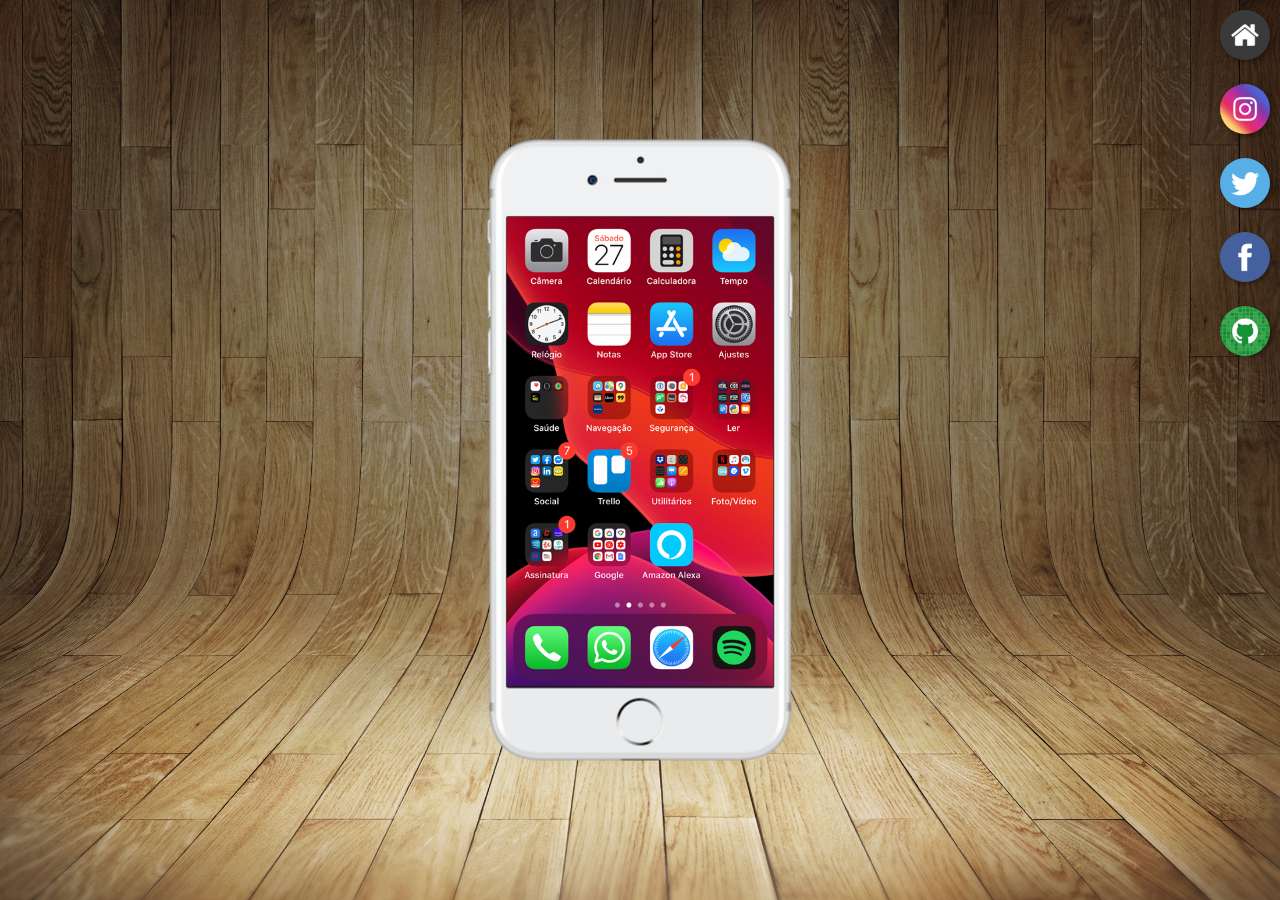
<file: index.html>
<!DOCTYPE html>
<html lang="pt-br">
<head>
    <meta charset="UTF-8">
    <meta name="viewport" content="width=device-width, initial-scale=1.0">
    <link rel="shortcut icon" href="favicon.ico" type="image/x-icon">
    <link rel="stylesheet" href="style/style.css">
    <title>Social Media</title>
</head>
<body>
    <main>
        <section id="telefone">
        <iframe src="home.html" name="tela" id="tela" frameborder="0">
            Infelizmente seu navegador não é compatível com isso.
        </iframe>
        </section>
        <section id="redes-sociais">
            <a href="home.html" target="tela"><img src="imagens/logo-home.jpg" alt="Home"></a> <br>
            <a href="instagram.html" target="tela"><img src="imagens/logo-instagram.jpg" alt="Instagram"></a> <br>
            <a href="twitter.html" target="tela"><img src="imagens/logo-twitter.jpg" alt="Twitter"></a> <br>
            <a href="facebook.html" target="tela"><img src="imagens/logo-facebook.jpg" alt="Facebook"></a> <br>
            <a href="github.html" target="tela"><img src="imagens/logo-github.jpg" alt="GitHub"></a>
        </section>
    </main>
</body>
</html>
</file>
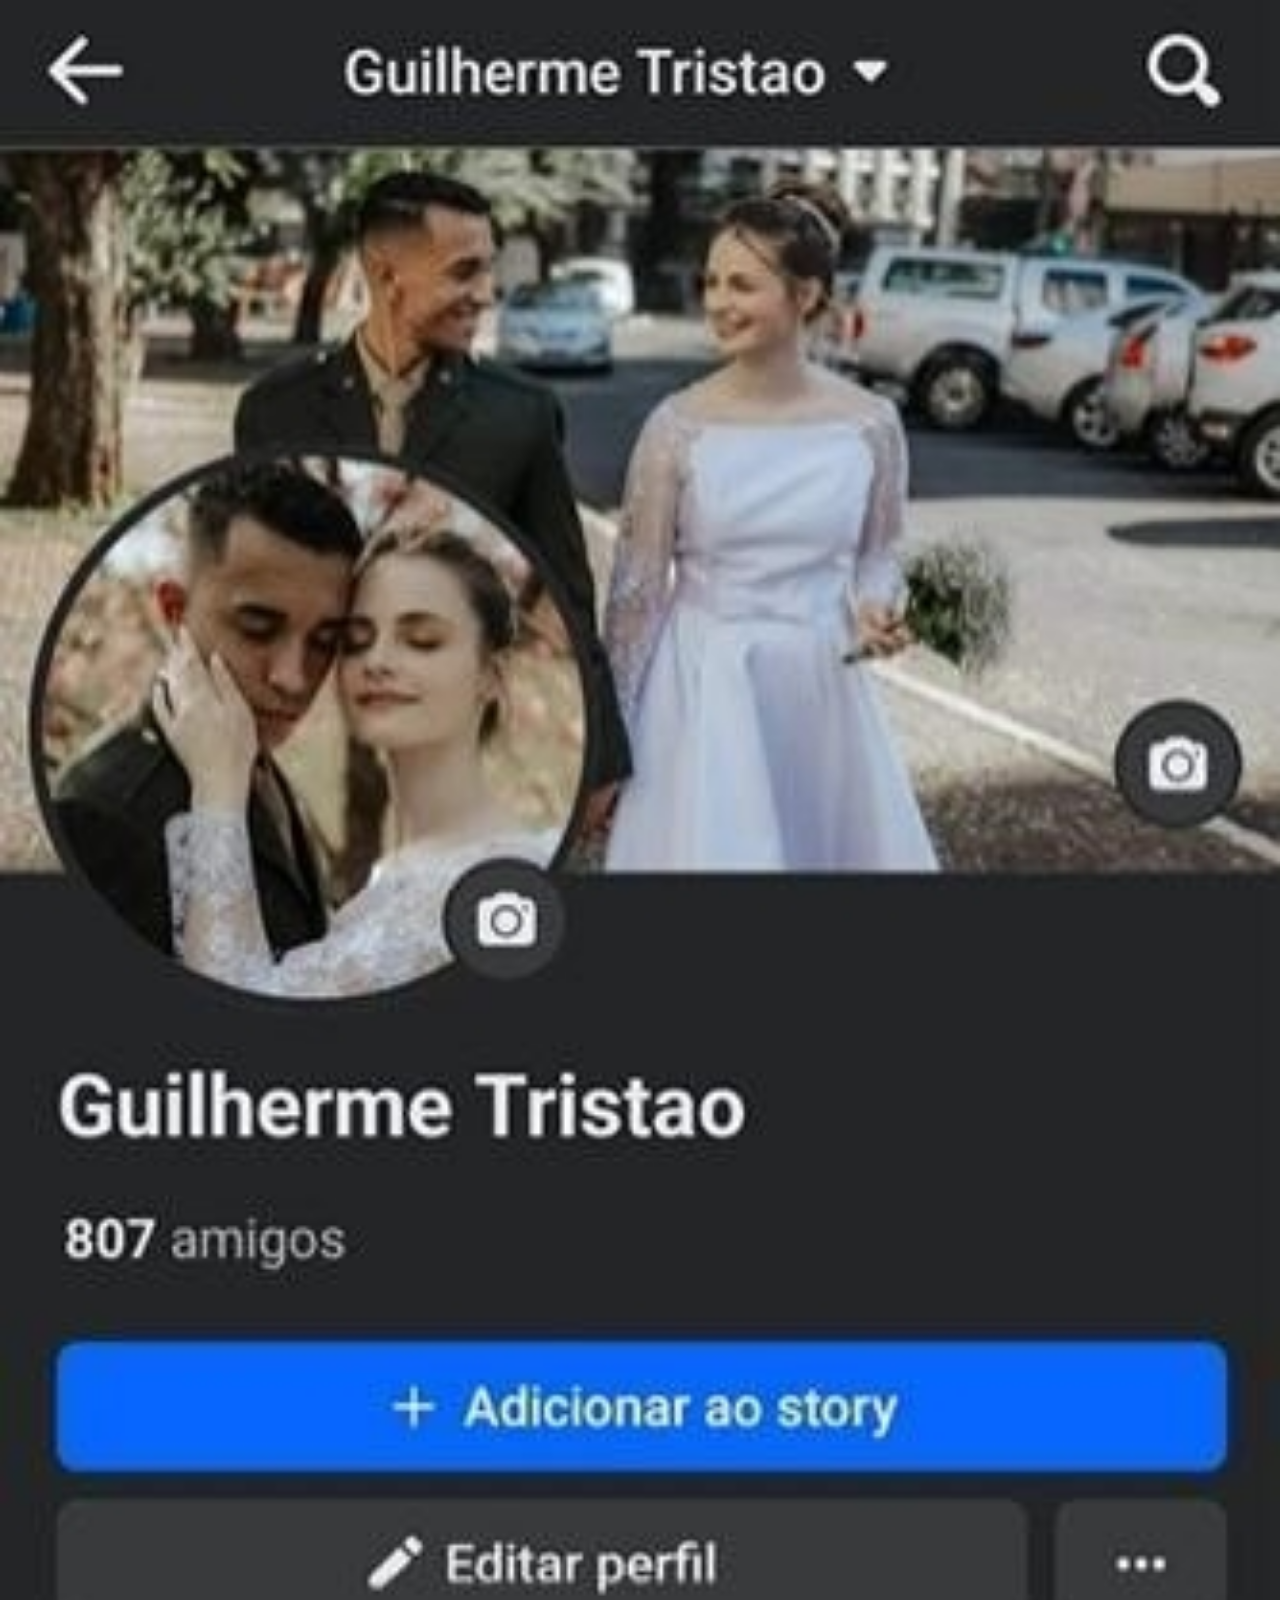
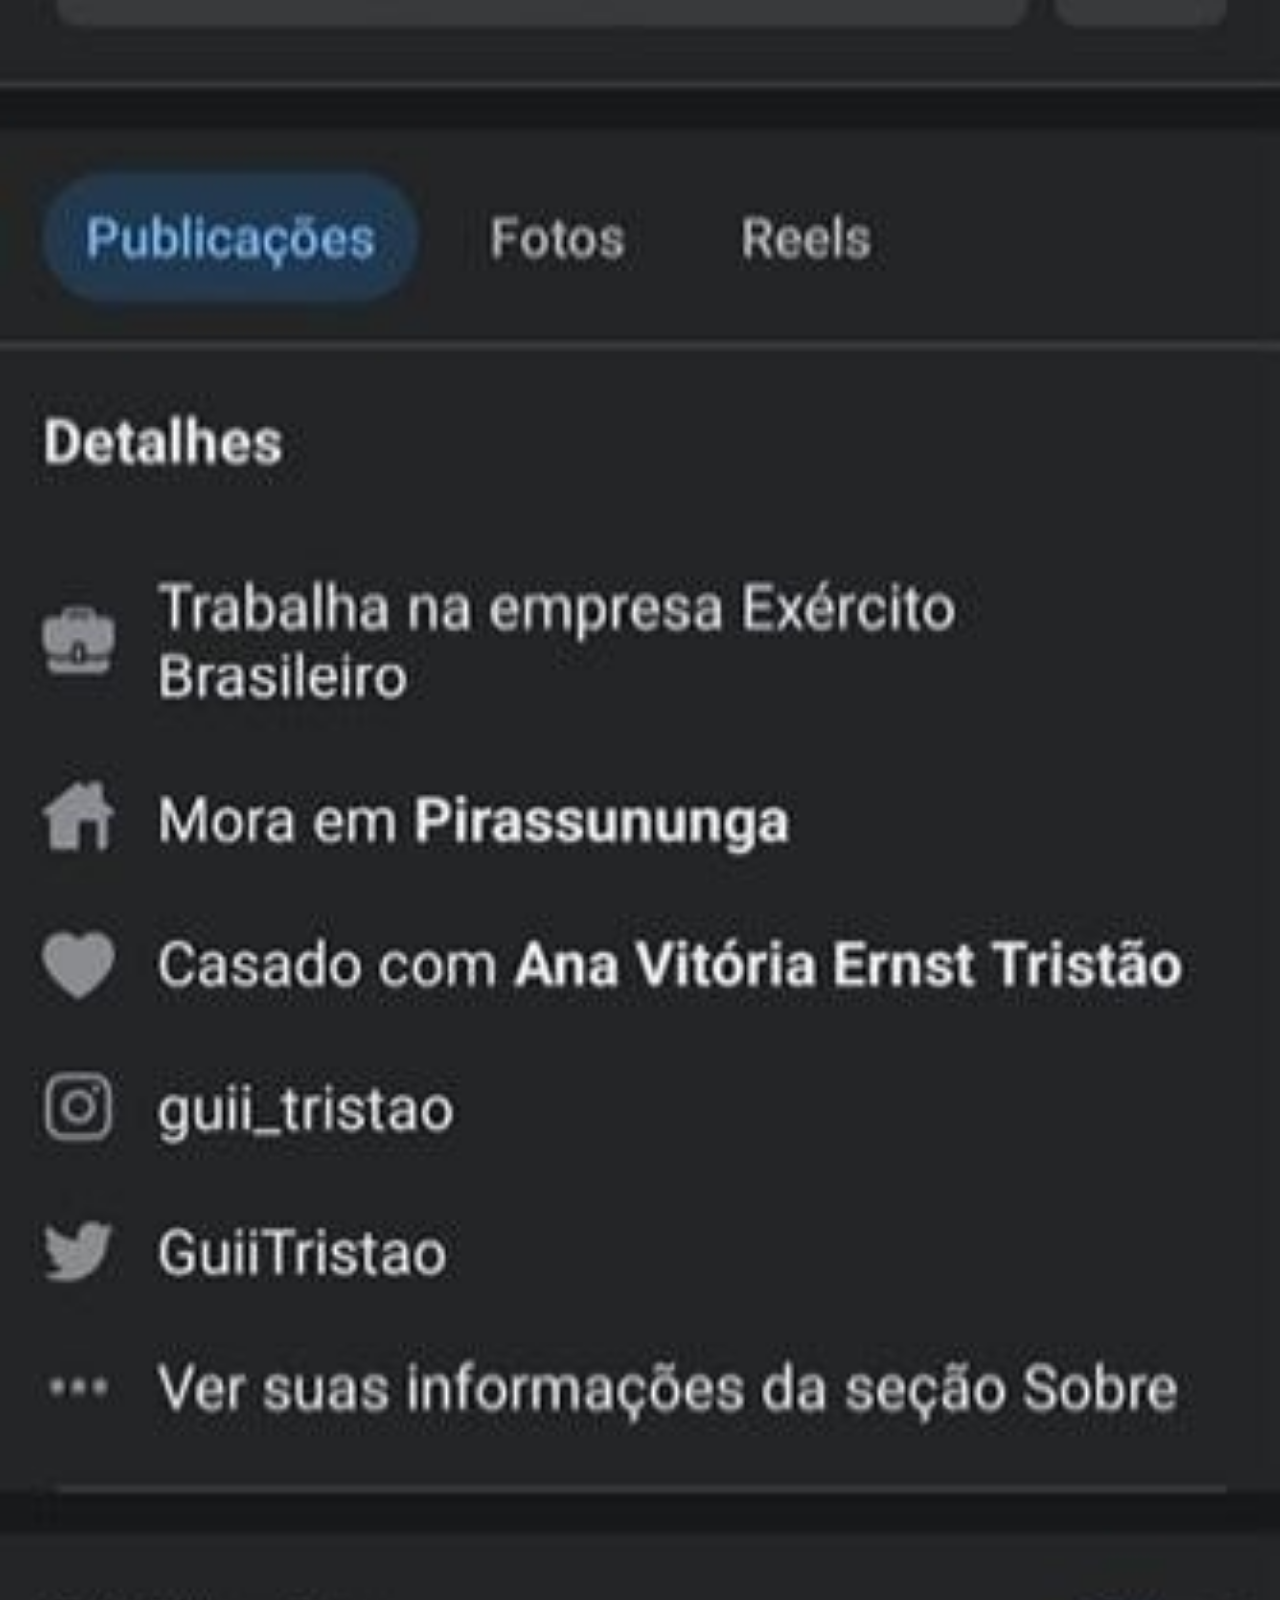
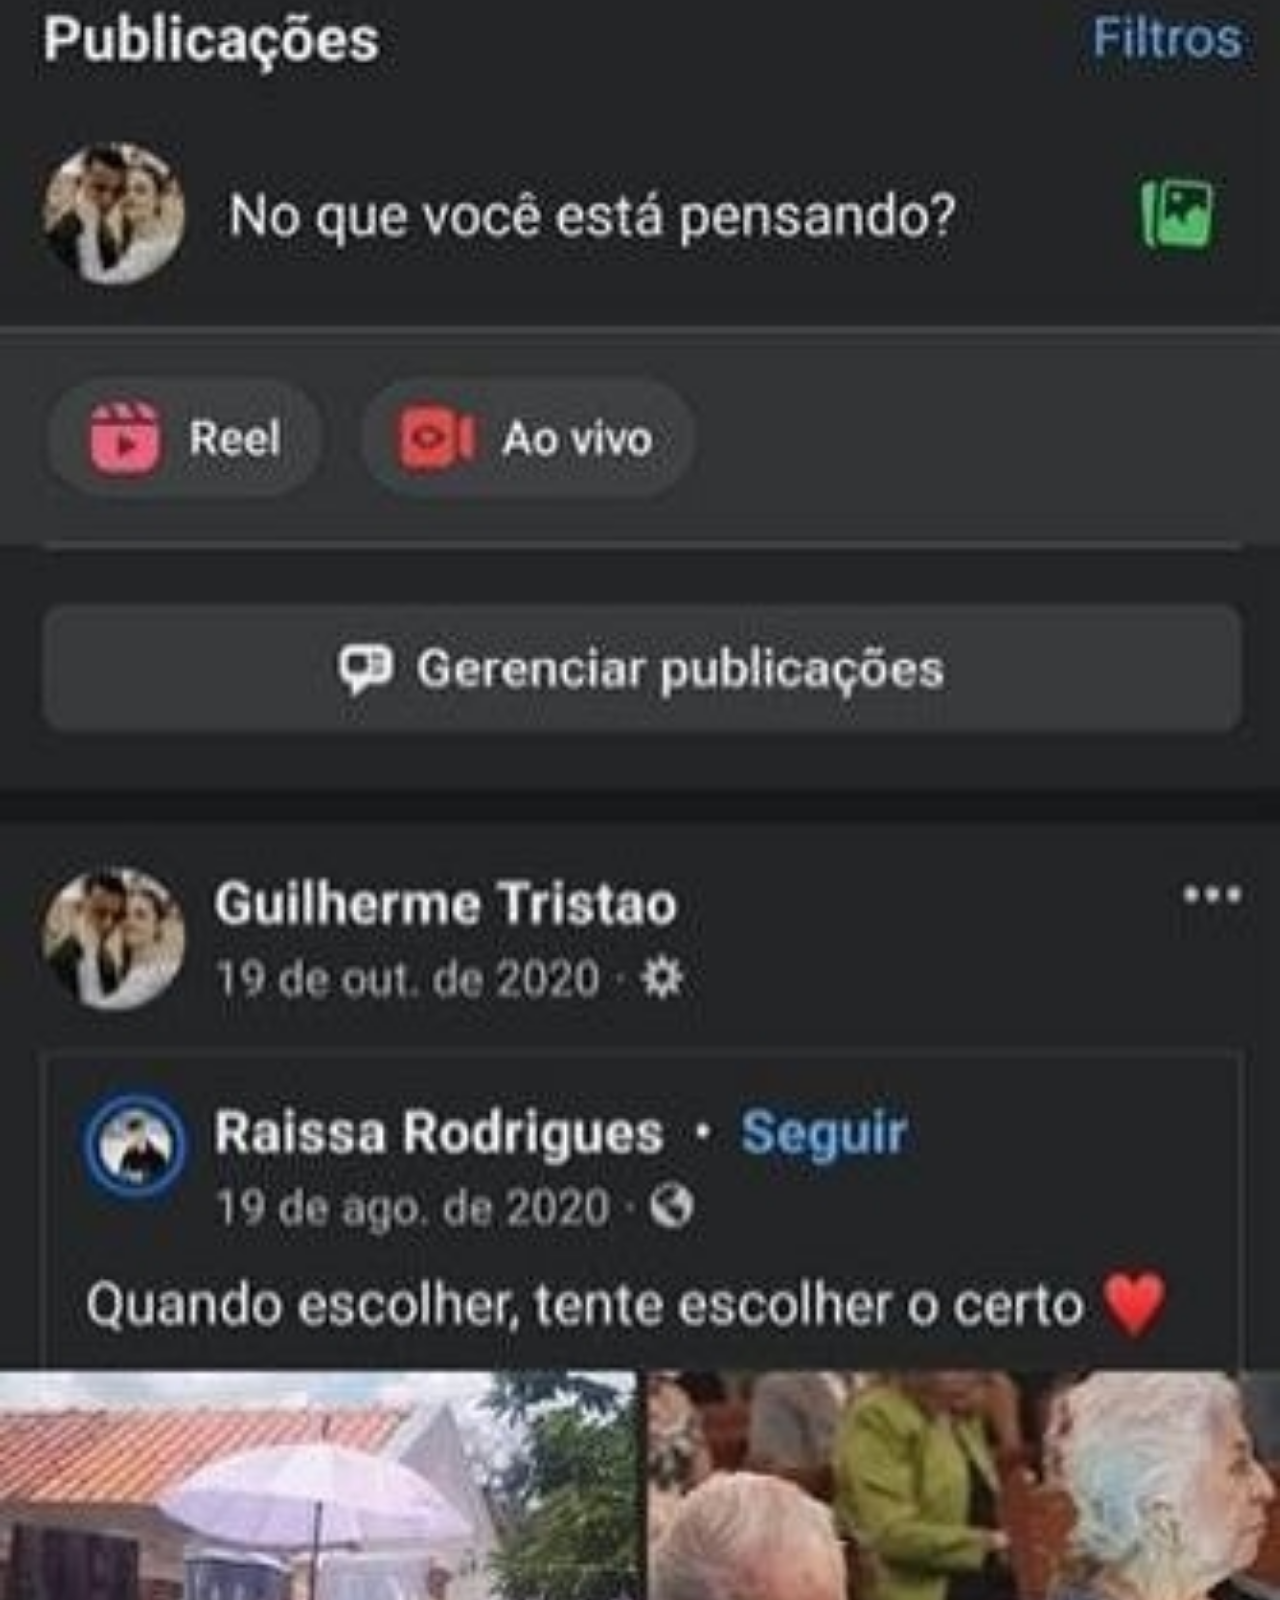
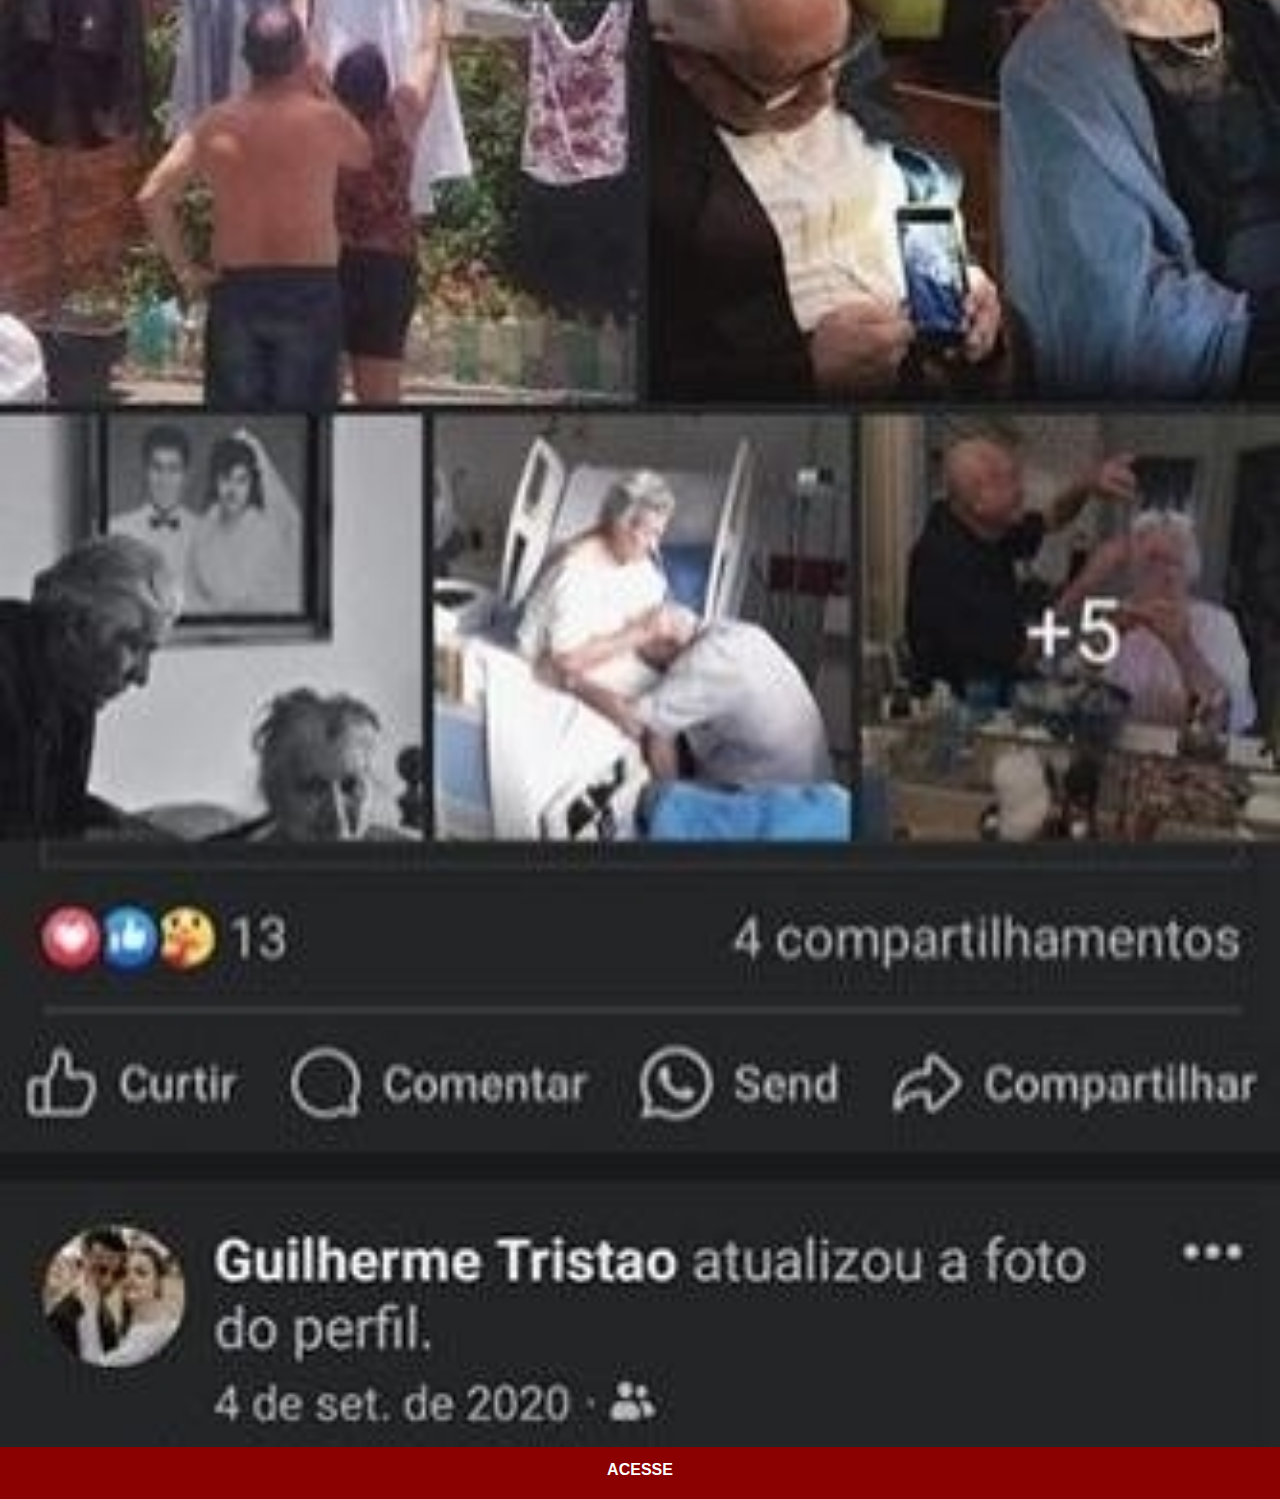
<file: facebook.html>
<!DOCTYPE html>
<html lang="en">
<head>
    <meta charset="UTF-8">
    <meta name="viewport" content="width=device-width, initial-scale=1.0">
    <link rel="stylesheet" href="style/social.css">
    <title>Facebook</title>
</head>
<body>
    <img src="imagens/tela-facebook.jpg" alt="Facebook">
    <a href="https://www.facebook.com/guilhermevilelatristao/" target="_blank">ACESSE</a>
</body>
</html>
</file>
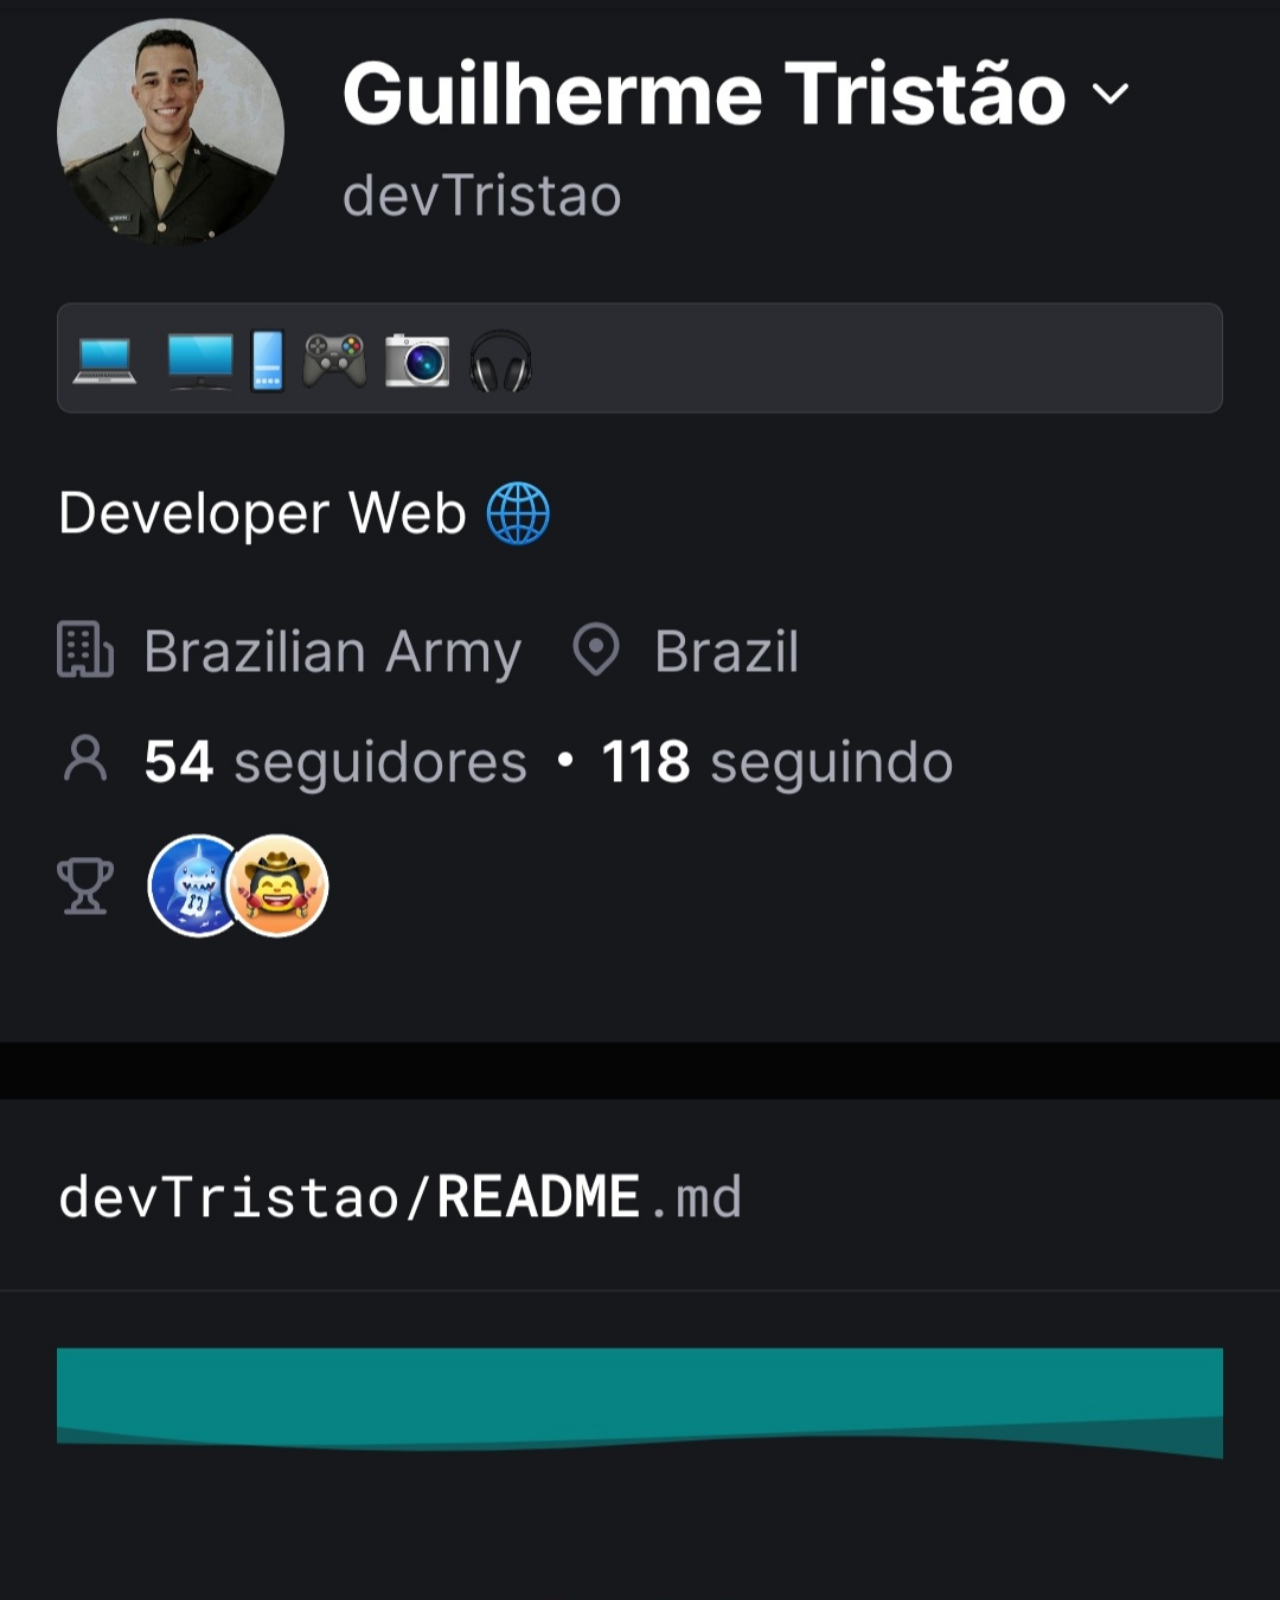
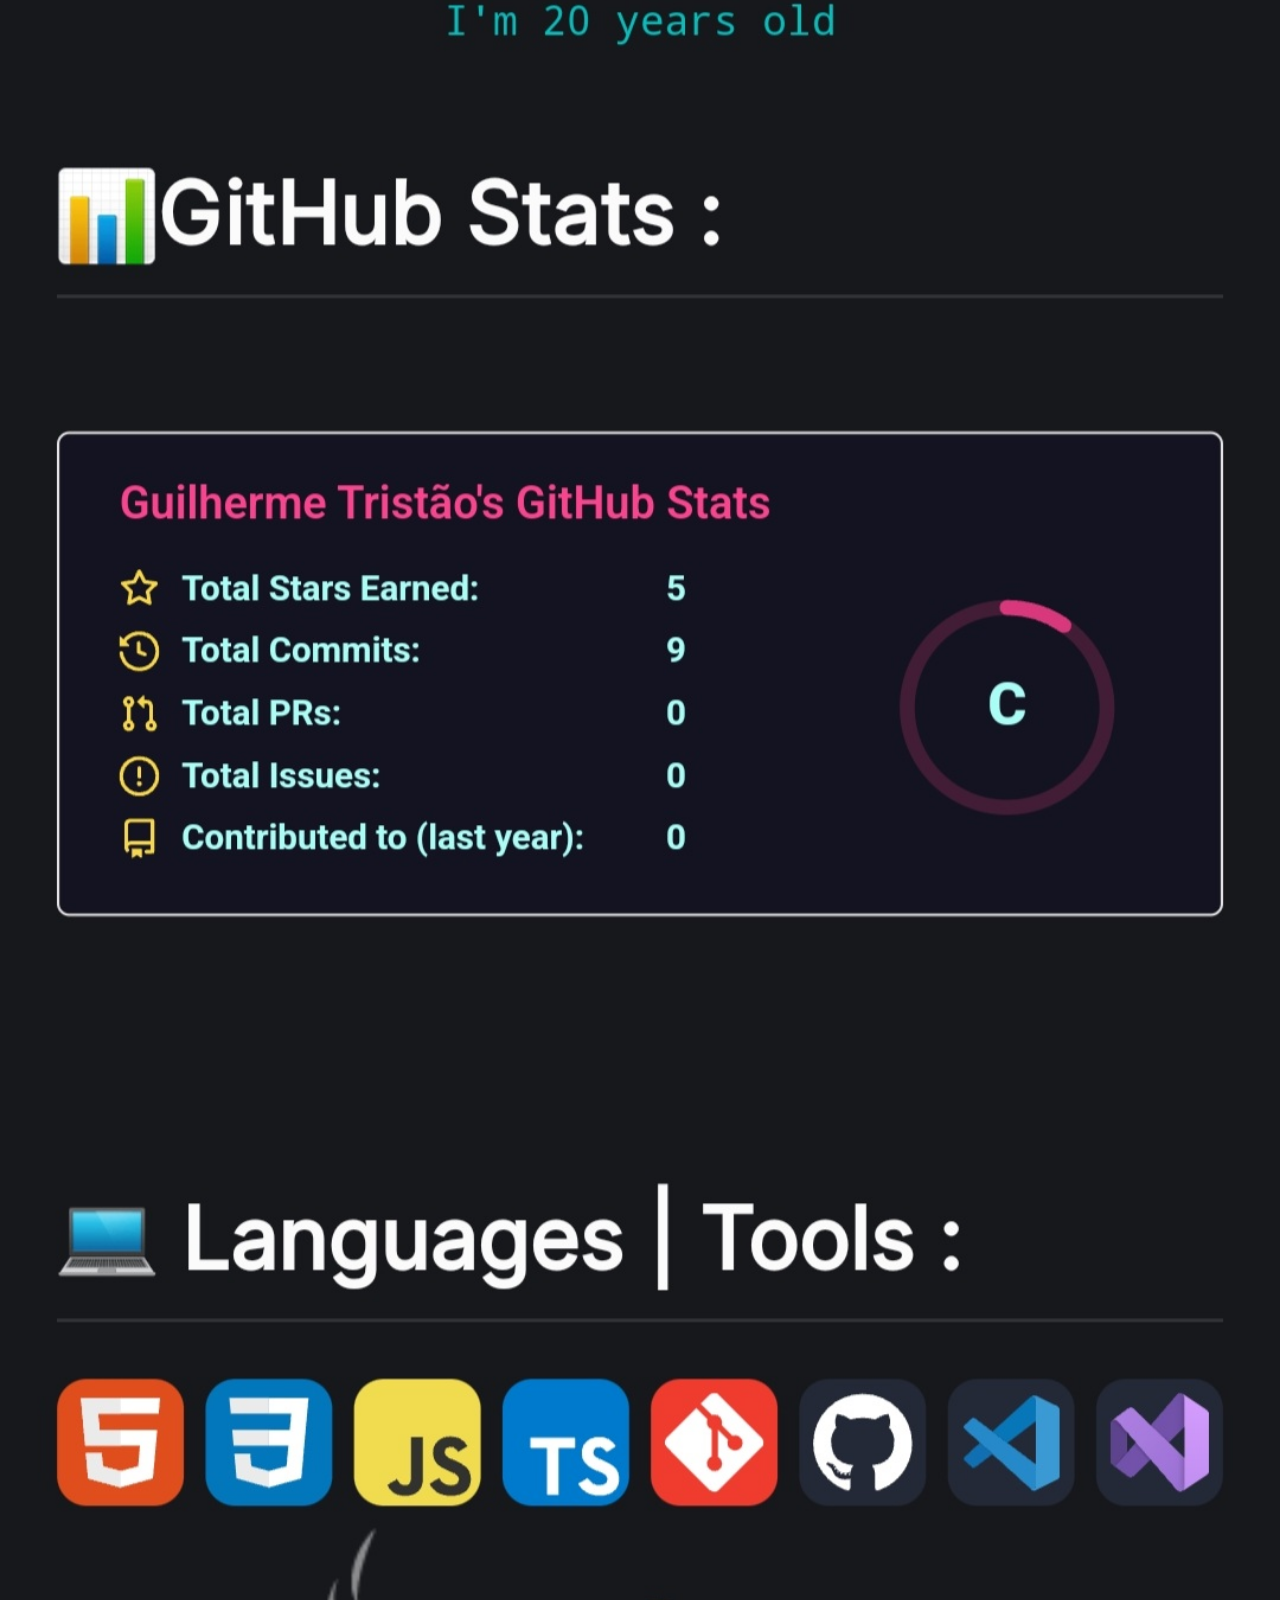
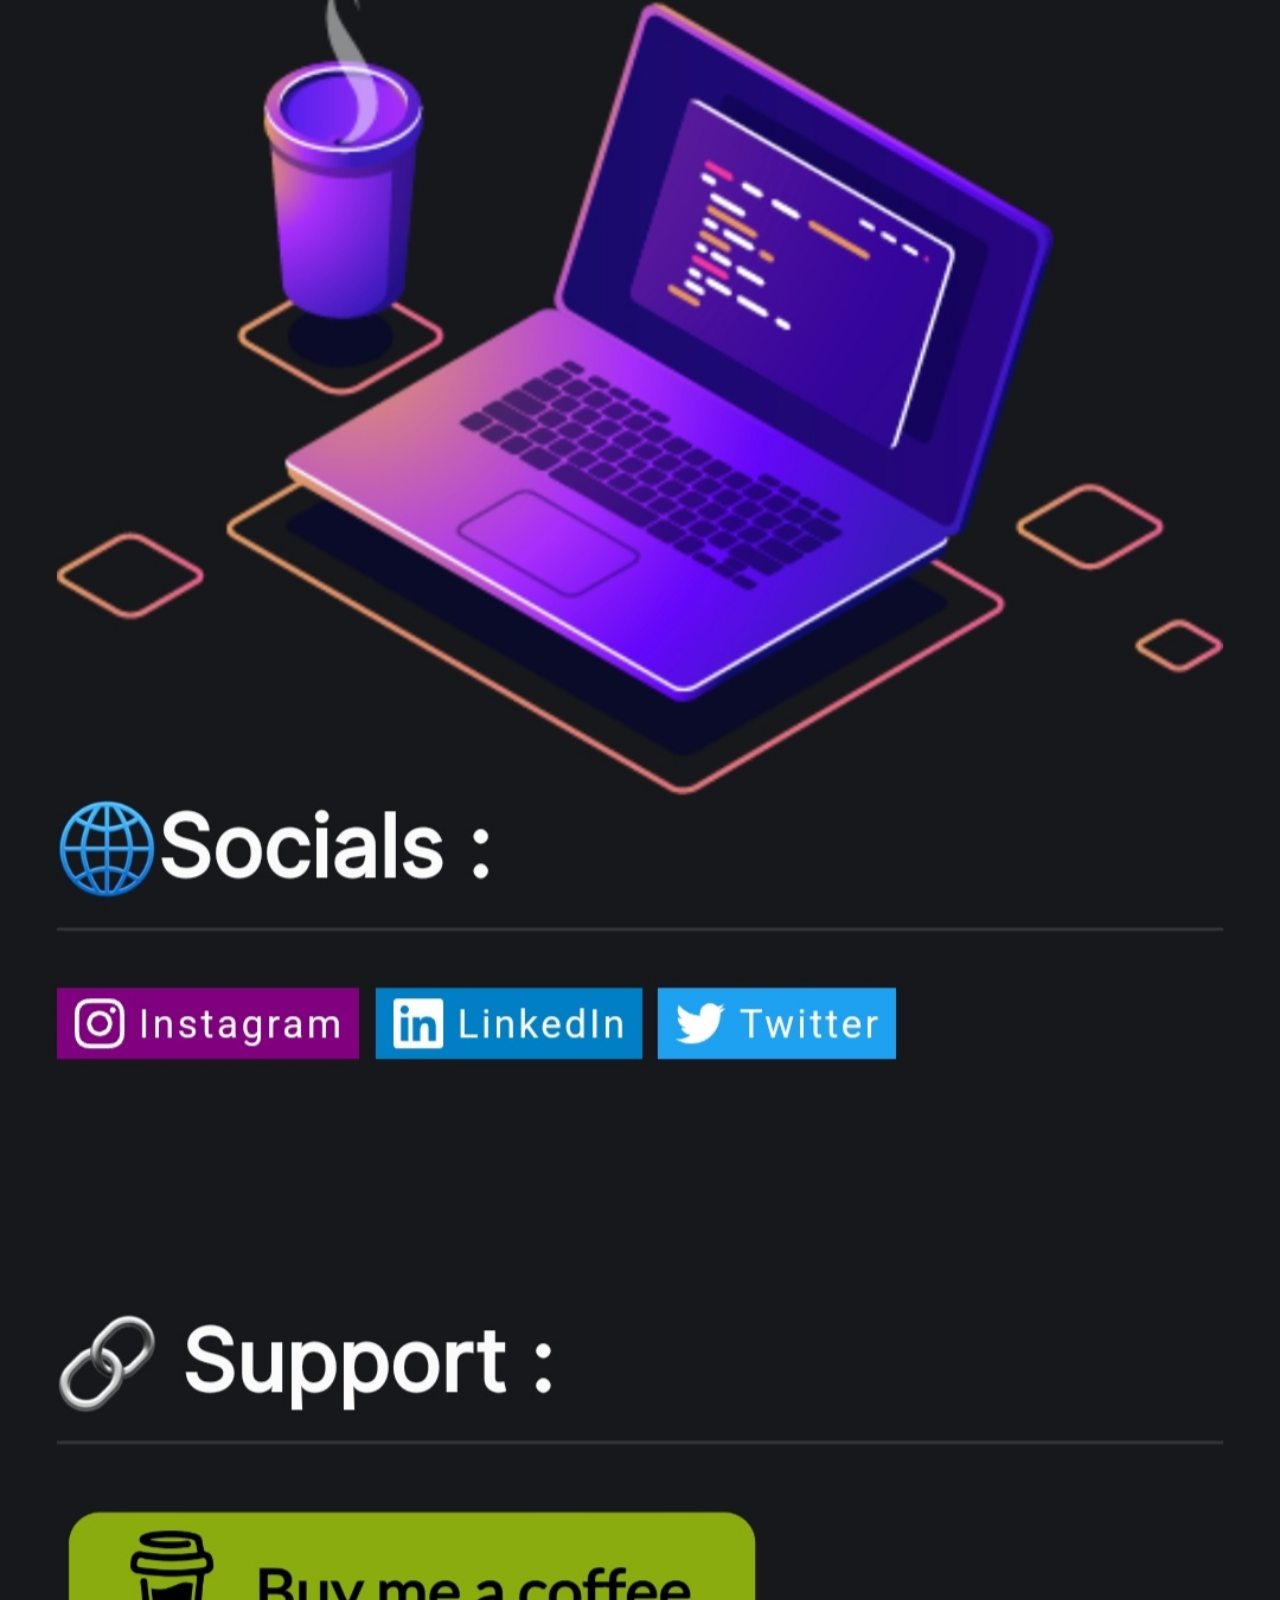
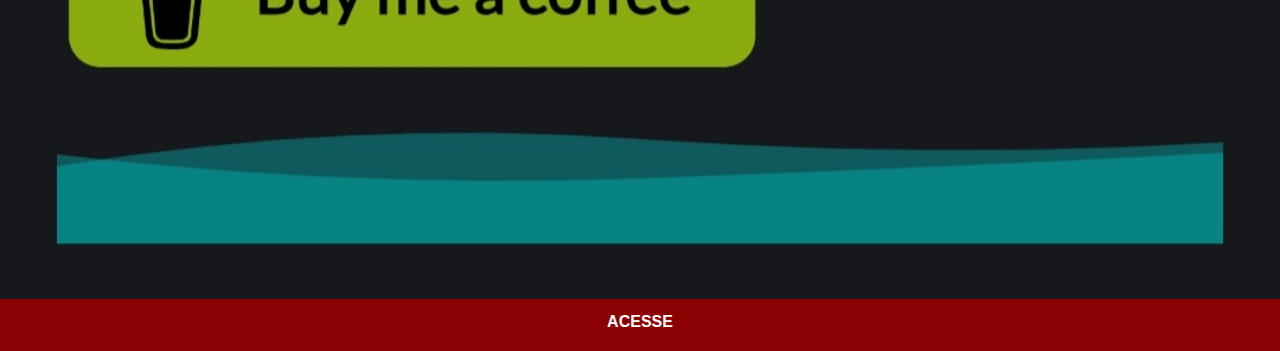
<file: github.html>
<!DOCTYPE html>
<html lang="en">
<head>
    <meta charset="UTF-8">
    <meta name="viewport" content="width=device-width, initial-scale=1.0">
    <link rel="stylesheet" href="style/social.css">
    <title>GitHub</title>
</head>
<body>
    <img src="imagens/tela-github.jpg" alt="GitHub">
    <a href="https://github.com/devTristao" target="_blank">ACESSE</a>
</body>
</html>
</file>
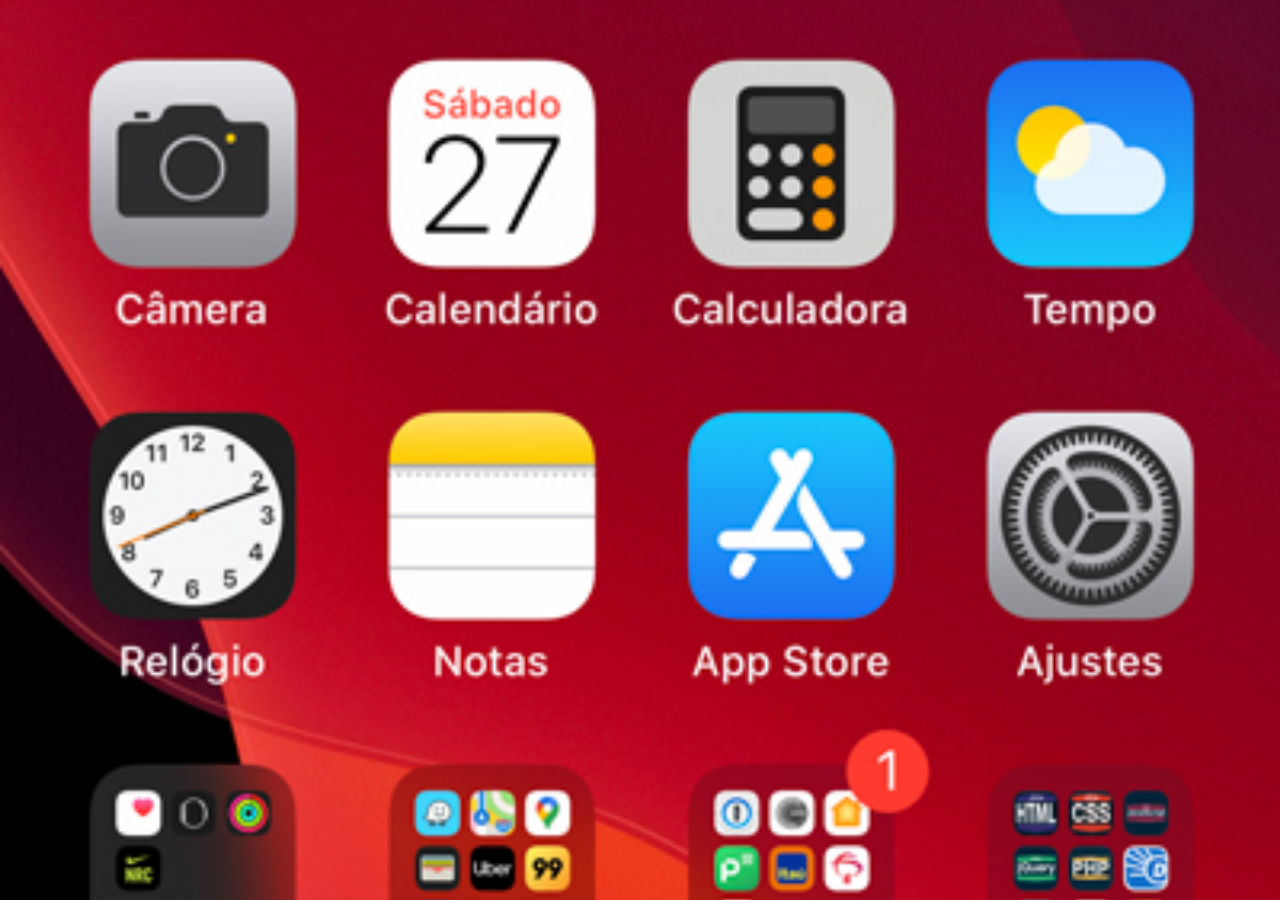
<file: home.html>
<!DOCTYPE html>
<html lang="pt-br">
<head>
    <meta charset="UTF-8">
    <meta name="viewport" content="width=device-width, initial-scale=1.0">
    <style>
        *{
            margin: 0px;
            padding: 0px;
        }
    
        body{
            height: 100vh;
            width: 100vw;
            background-color: black;
            background-image: url('imagens/tela-home.jpg');
            background-repeat: no-repeat;
            background-position: top center;
            background-size: cover;
        }
    </style>
    <title>Home</title>
</head>
<body>
    
</body>
</html>
</file>
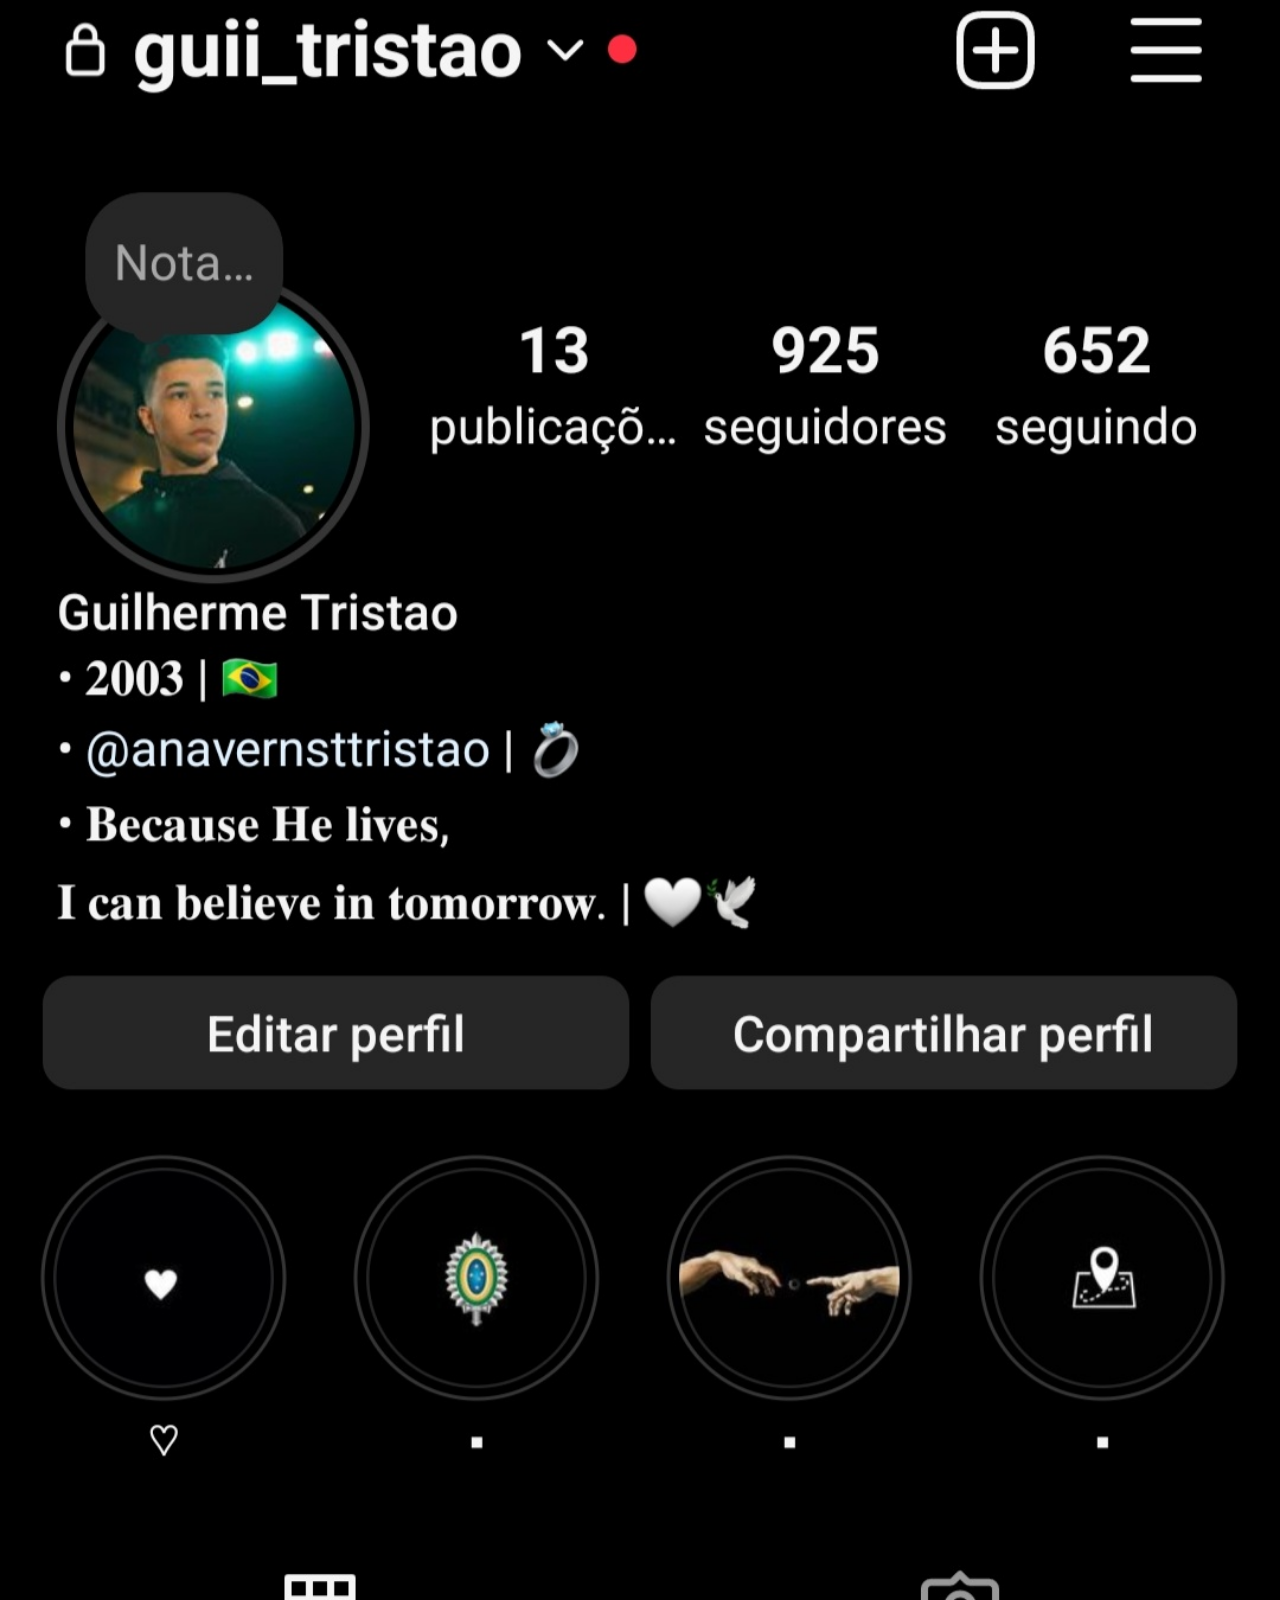
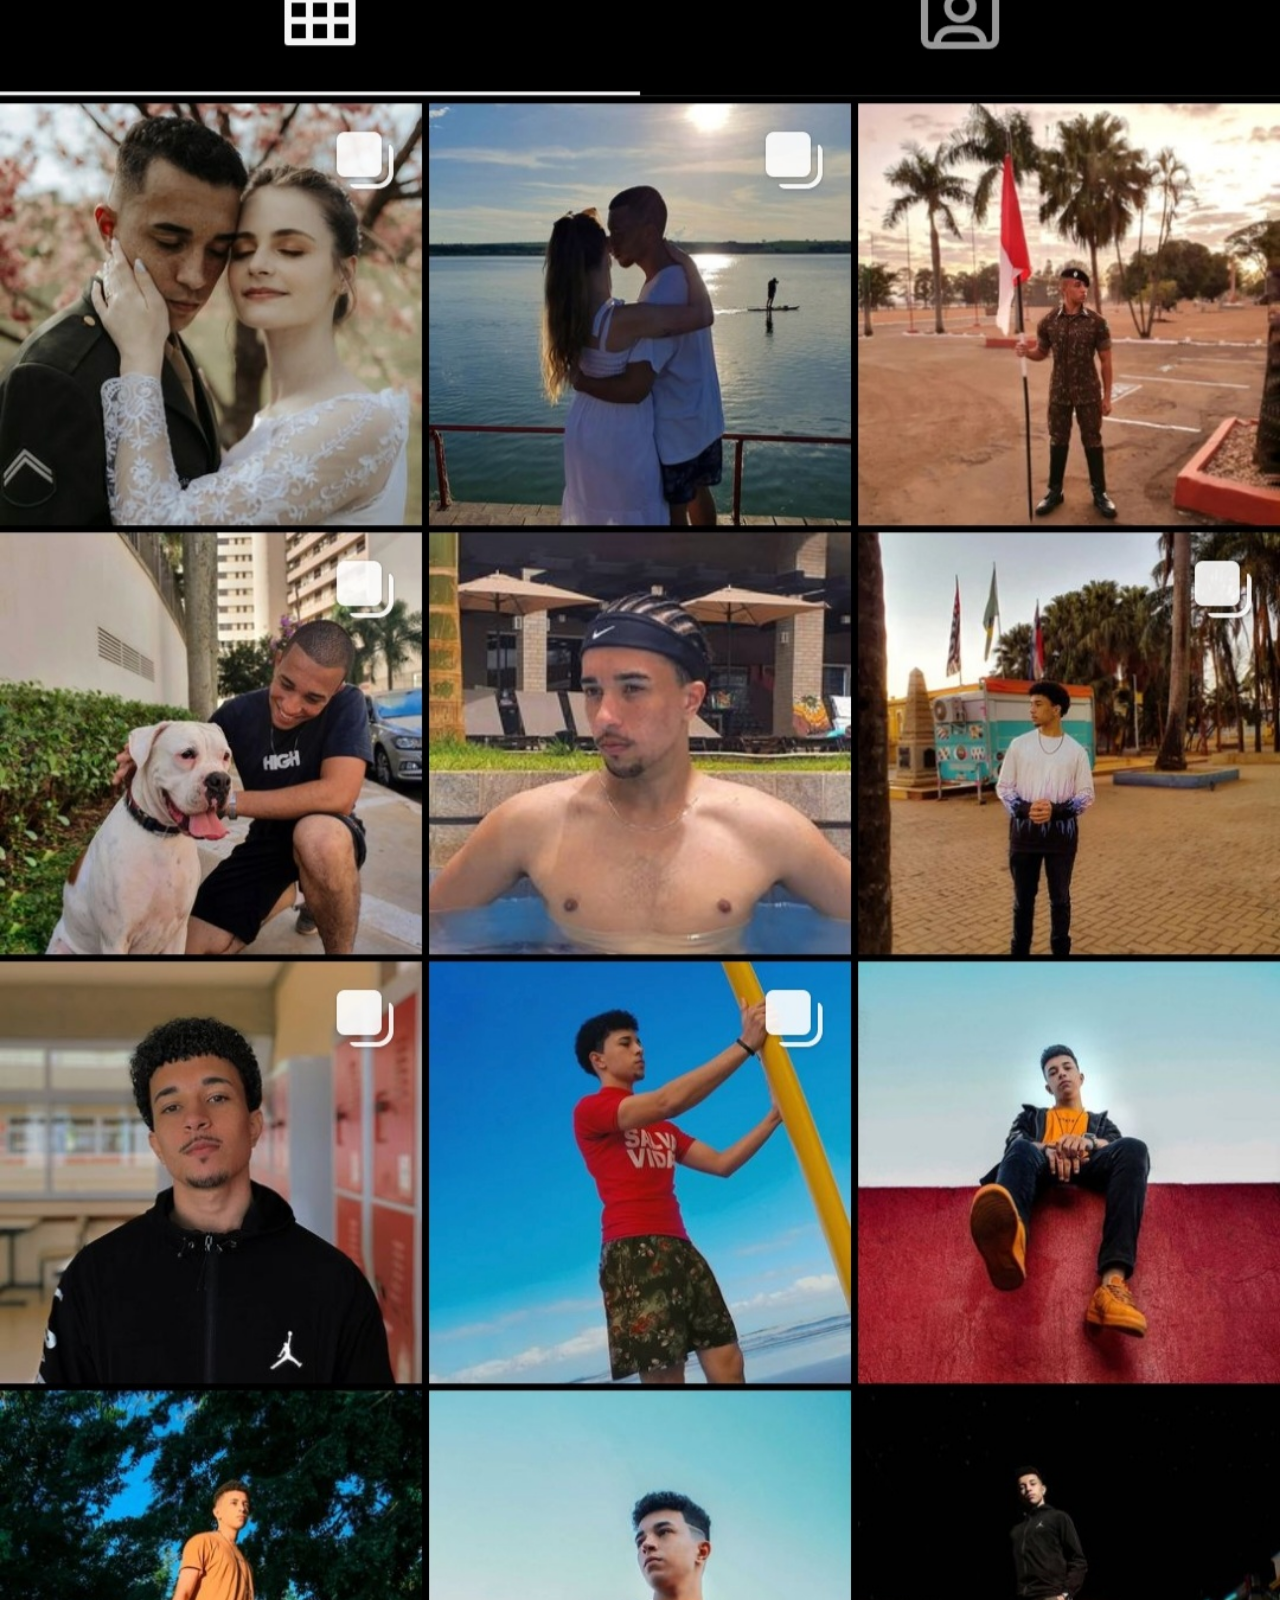
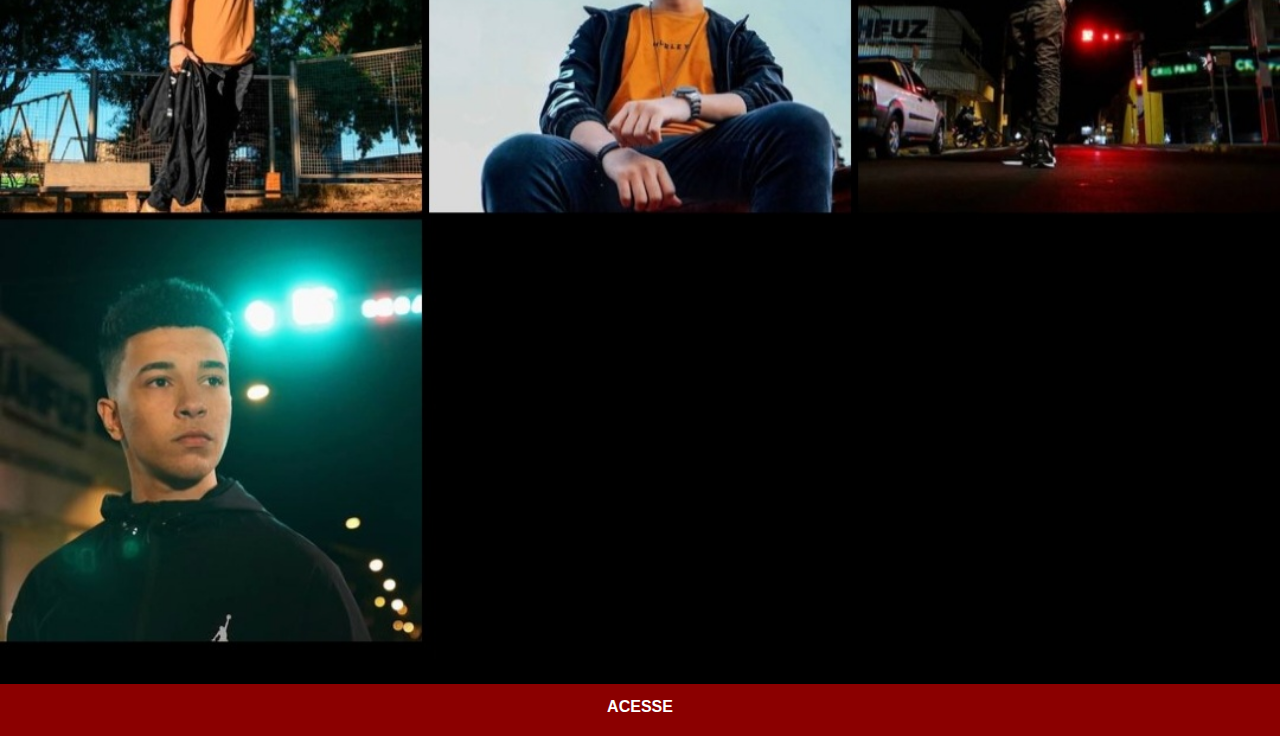
<file: instagram.html>
<!DOCTYPE html>
<html lang="en">
<head>
    <meta charset="UTF-8">
    <meta name="viewport" content="width=device-width, initial-scale=1.0">
    <link rel="stylesheet" href="style/social.css">
    <title>Instagram</title>
</head>
<body>
    <img src="imagens/tela-instagram.jpg" alt="Instagram">
    <a href="https://www.instagram.com/guii_tristao/" target="_blank">ACESSE</a>
</body>
</html>
</file>
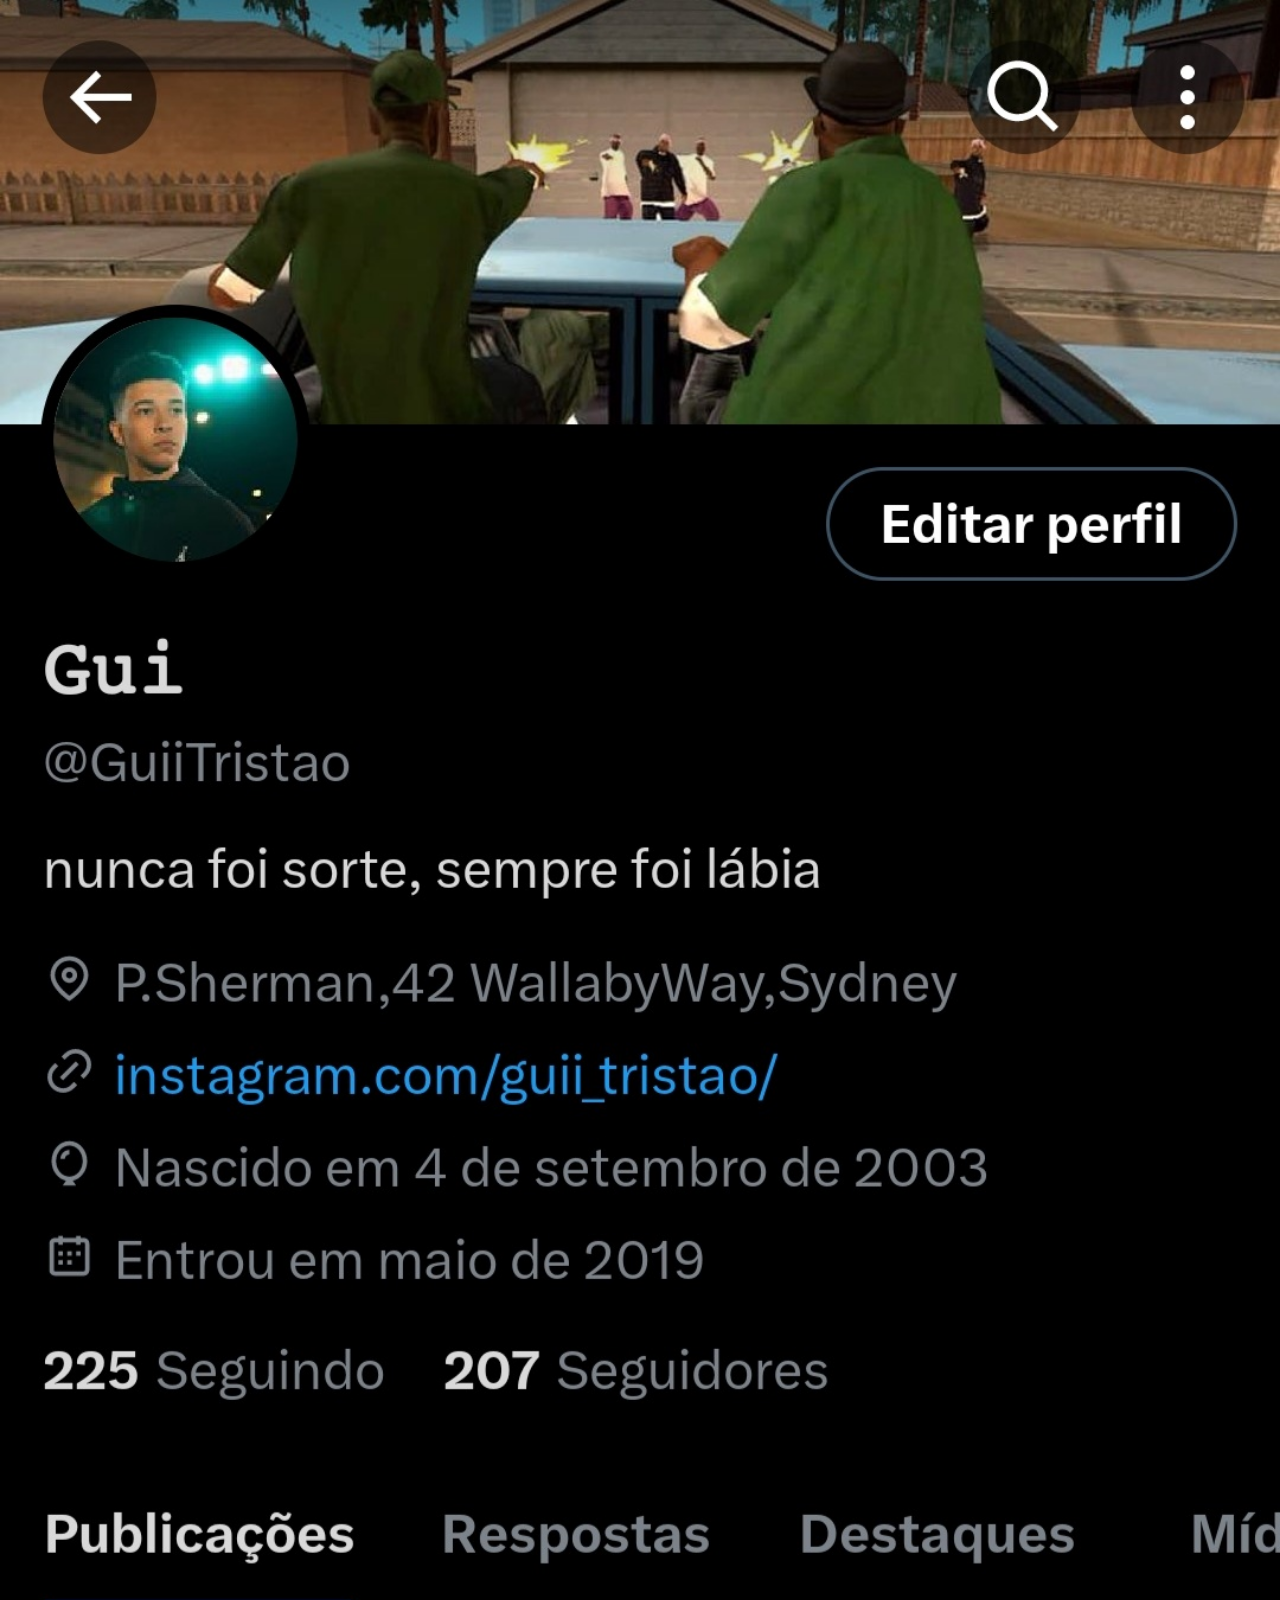
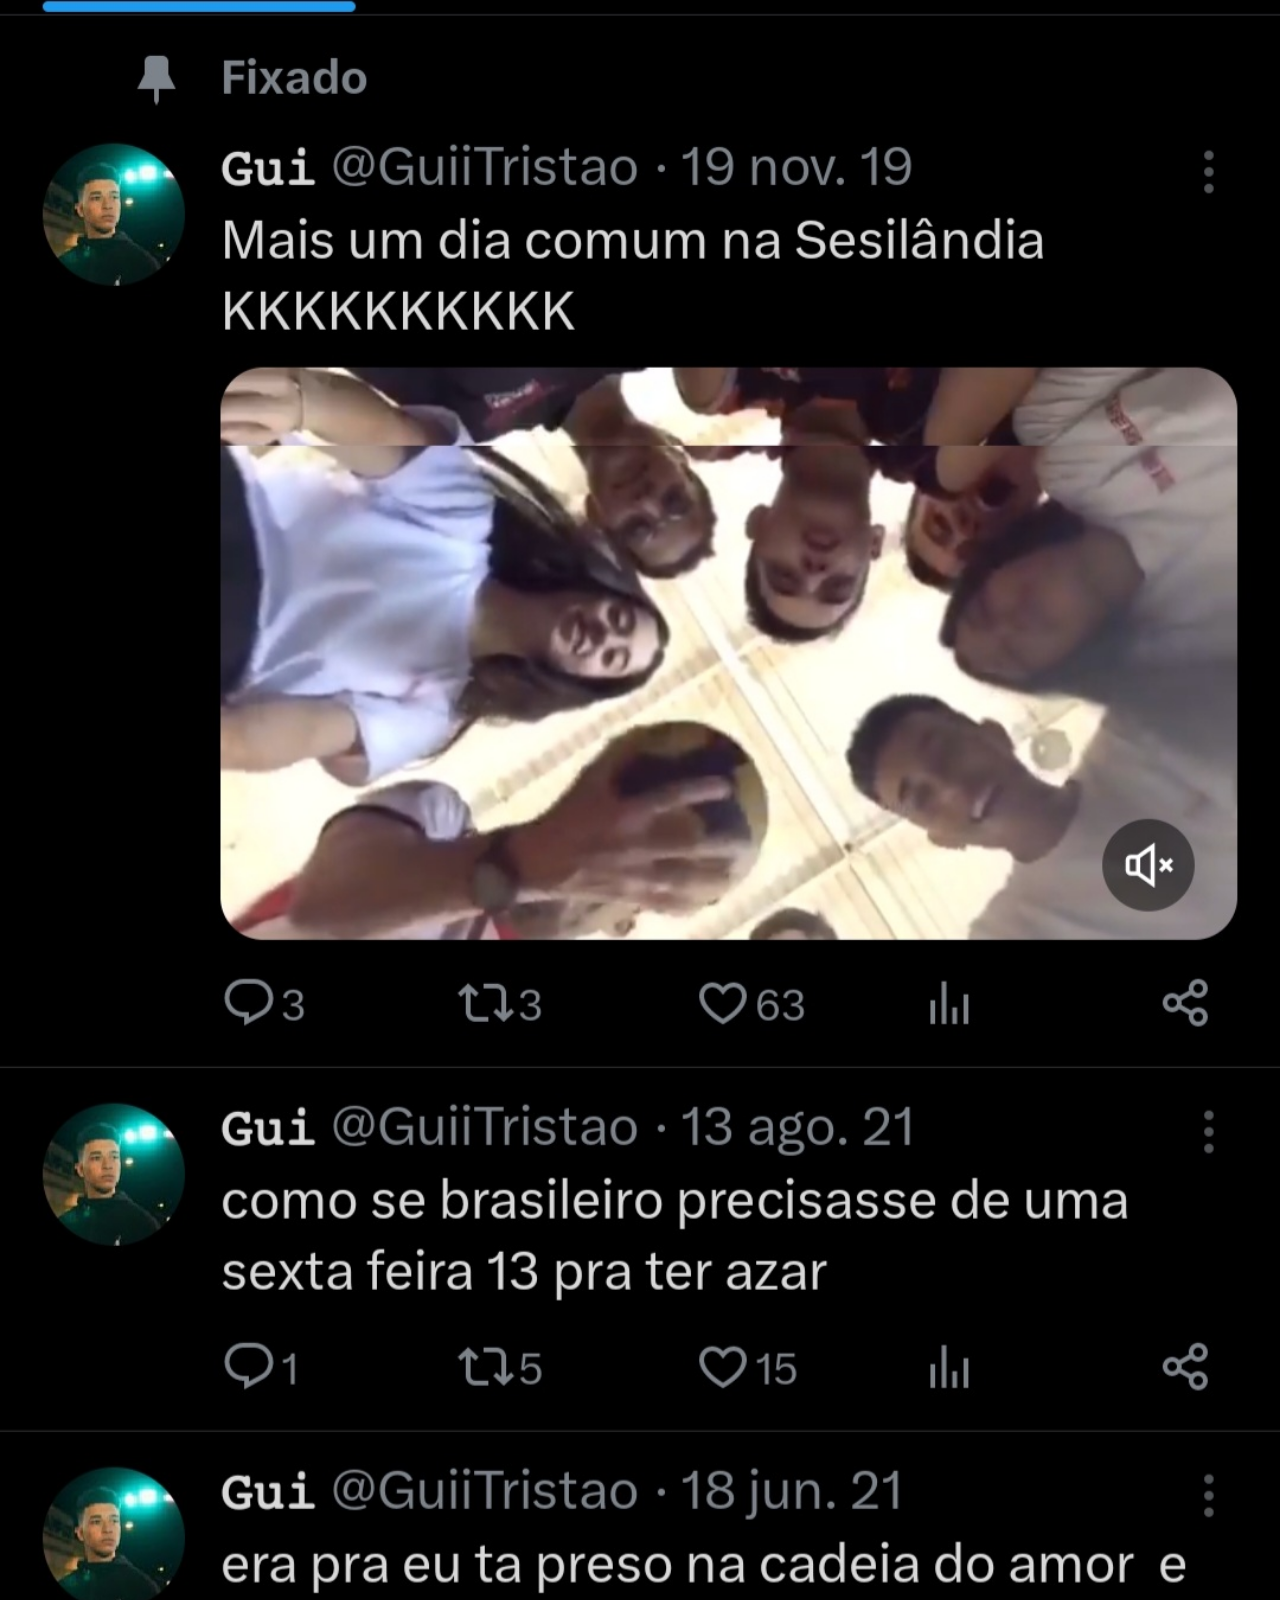
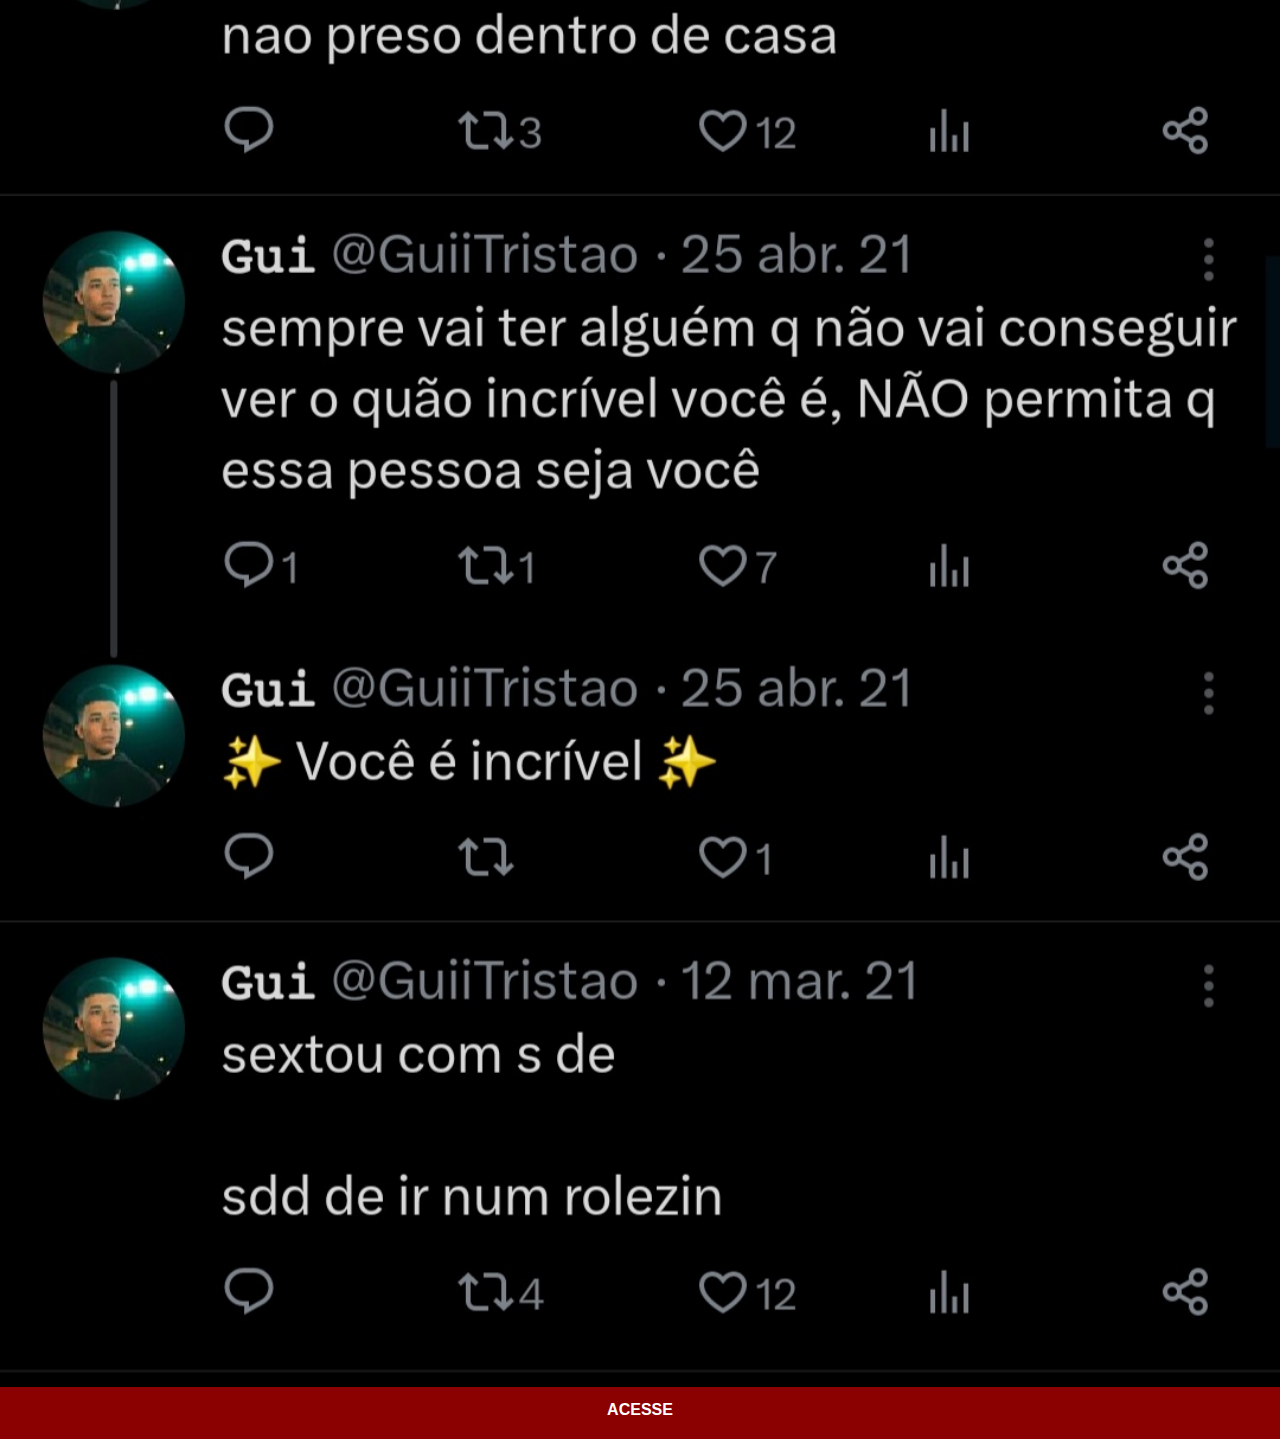
<file: twitter.html>
<!DOCTYPE html>
<html lang="en">
<head>
    <meta charset="UTF-8">
    <meta name="viewport" content="width=device-width, initial-scale=1.0">
    <link rel="stylesheet" href="style/social.css">
    <title>Twitter</title>
</head>
<body>
    <img src="imagens/tela-twitter.jpg" alt="Twitter">
    <a href="https://twitter.com/GuiiTristao" target="_blank">ACESSE</a>
</body>
</html>
</file>
<file: style/style.css>
@charset "UTF-8";

* {
    margin: 0px;
    padding: 0px;
}

html{
    height: 100vh;
}

body{
    background-color: black;
    background-image: url(../imagens/fundo-madeira.jpg);
    background-repeat: no-repeat;
    background-position: top, center;
    background-size: cover;
    background-attachment: fixed;
}

main {
    height: 100vh;
    position: relative;
}

section#telefone {
    position: absolute;
    top: 50%;
    left: 50%;
    transform: translate(-50%, -50%);

    height: 627px;
    width: 311px;

    background-image: url(../imagens/frame-iphone.png);
    background-repeat: no-repeat;  
}

iframe#tela{
    margin: auto;
    position: relative;
    top: 80px;
    left: 22px;
    width: 267px;
    height: 470px;
    
}

section#redes-sociais{
    text-align: right;
}

section#redes-sociais img{
    box-sizing: border-box;
    width: 50px;
    height: 50px;
    margin: 10px;
    border-radius: 50%;
    box-shadow: 2px 2px 5px rgba(0, 0, 0, 0.400);
}

section#redes-sociais img:hover{
    border: 2px solid rgba(255, 255, 255, 0.600);
    transform: translate(-3px, -3px);
    box-shadow: 5px 5px 10px rgba(0, 0, 0, 0.600);
    transition: transform 0.3s, border 1s;
}
</file>
<file: style/social.css>
@charset "UTF-8";

*{
    margin: 0px;
    padding: 0px;
    font-family: Arial, Helvetica, sans-serif;
    background-color: black;
}

::-webkit-scrollbar{
    width: 0px;
    height: 0px;
}

img{
    width: 100vw;
}

a{
    display: block;
    background-color: darkred;
    margin-top: -10px;
    padding: 20px;
    text-align: center;
    text-decoration: none;
    color: white;
    font-weight: bolder;
}

a:hover{
    background-color: red;
}
</file>
